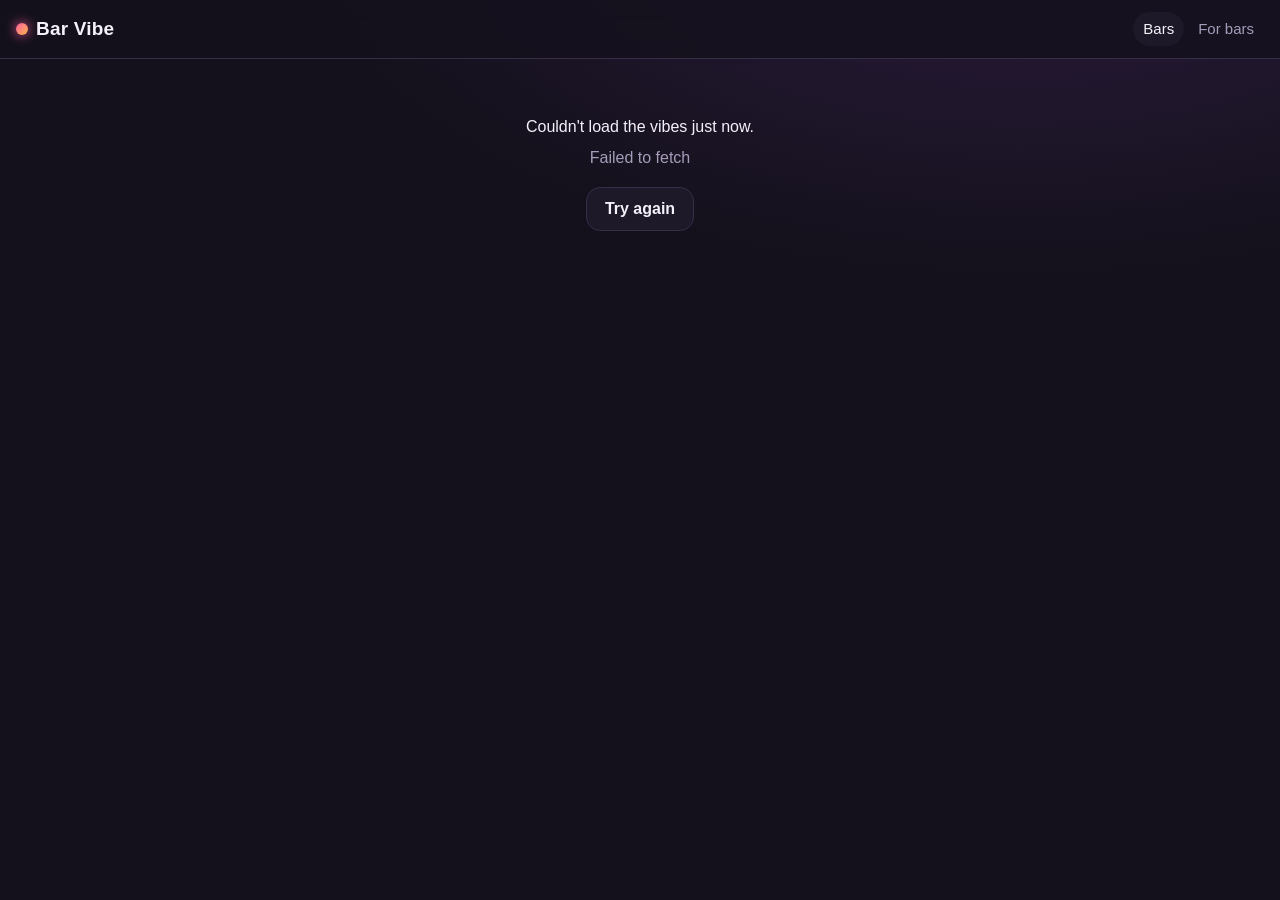
<file: index.html>
<!doctype html>
<html lang="en">
<head>
  <meta charset="utf-8">
  <meta name="viewport" content="width=device-width, initial-scale=1, viewport-fit=cover">
  <title>Bar Vibe</title>
  <meta name="description" content="See a bar's live vibe before you go: crowd, music and mood from people who are there right now.">
  <meta name="theme-color" content="#14111c">
  <link rel="manifest" href="manifest.webmanifest">
  <link rel="icon" href="icon.svg" type="image/svg+xml">
  <link rel="apple-touch-icon" href="icon.svg">
  <link rel="stylesheet" href="styles.css?v=13">
</head>
<body>
  <header class="topbar">
    <a href="#/" class="brand" aria-label="Bar Vibe home">
      <span class="brand-dot"></span>Bar Vibe
    </a>
    <nav class="topnav">
      <a href="#/" data-nav="home">Bars</a>
      <a href="#/about" data-nav="about">For bars</a>
    </nav>
  </header>

  <main id="app" tabindex="-1"></main>

  <div id="toast" class="toast" role="status" aria-live="polite"></div>

  <script src="config.js?v=13"></script>
  <script src="data.js?v=13"></script>
  <script src="store.js?v=13"></script>
  <script src="app.js?v=13"></script>
</body>
</html>
</file>
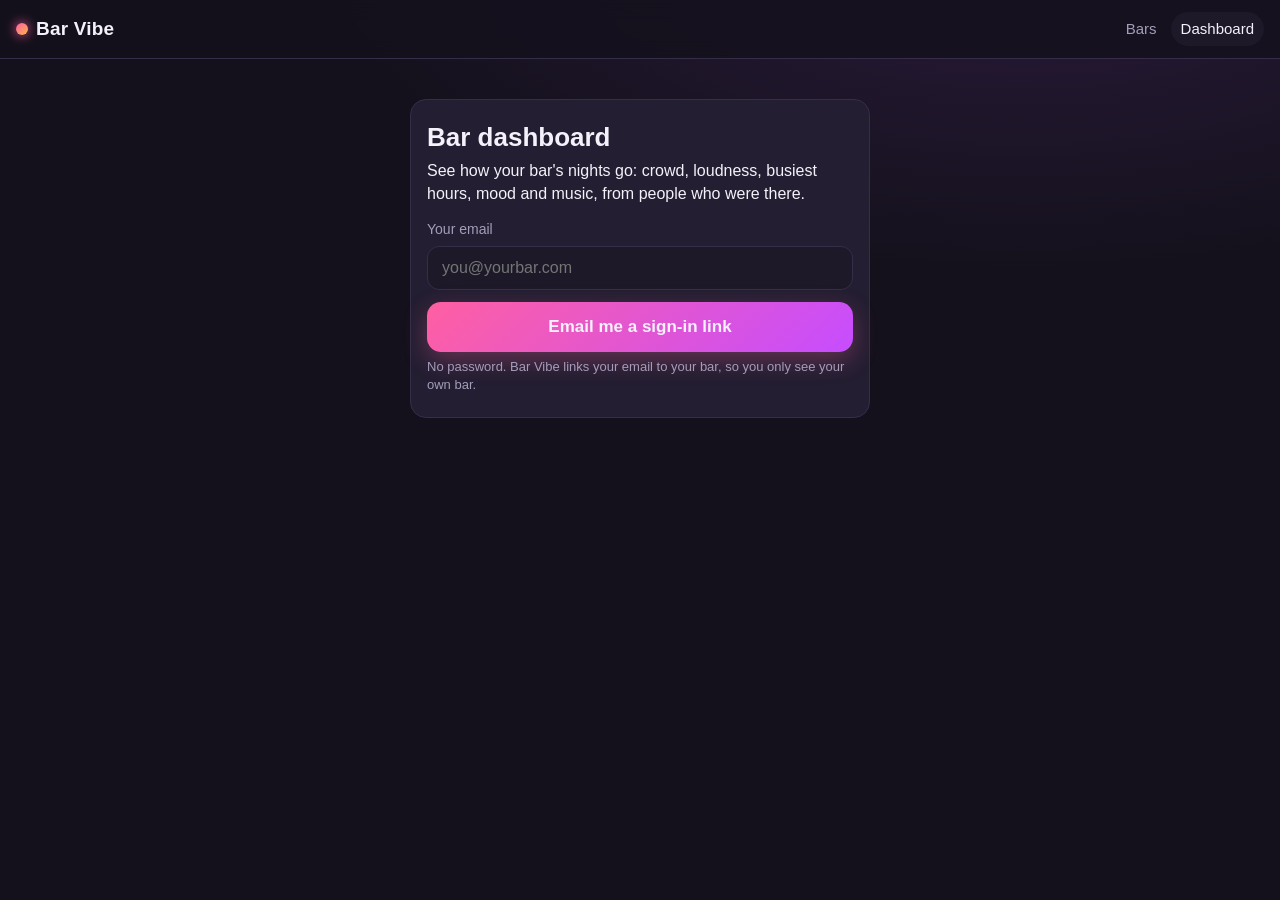
<file: dashboard.html>
<!doctype html>
<html lang="en">
<head>
  <meta charset="utf-8">
  <meta name="viewport" content="width=device-width, initial-scale=1, viewport-fit=cover">
  <title>Bar Vibe Dashboard</title>
  <meta name="description" content="Bar Vibe dashboard for bar owners: your ratings, busiest hours, mood and music.">
  <meta name="robots" content="noindex">
  <meta name="theme-color" content="#14111c">
  <link rel="icon" href="icon.svg" type="image/svg+xml">
  <link rel="stylesheet" href="styles.css?v=13">
  <link rel="stylesheet" href="dashboard.css?v=13">
</head>
<body>
  <header class="topbar">
    <a href="./" class="brand" aria-label="Bar Vibe home">
      <span class="brand-dot"></span>Bar Vibe
    </a>
    <nav class="topnav">
      <a href="./">Bars</a>
      <a href="dashboard.html" class="active">Dashboard</a>
    </nav>
  </header>

  <main id="dash" tabindex="-1"><p class="loading">Loading…</p></main>

  <div id="toast" class="toast" role="status" aria-live="polite"></div>

  <script src="config.js?v=13"></script>
  <script src="data.js?v=13"></script>
  <script src="dashboard.js?v=13"></script>
</body>
</html>
</file>
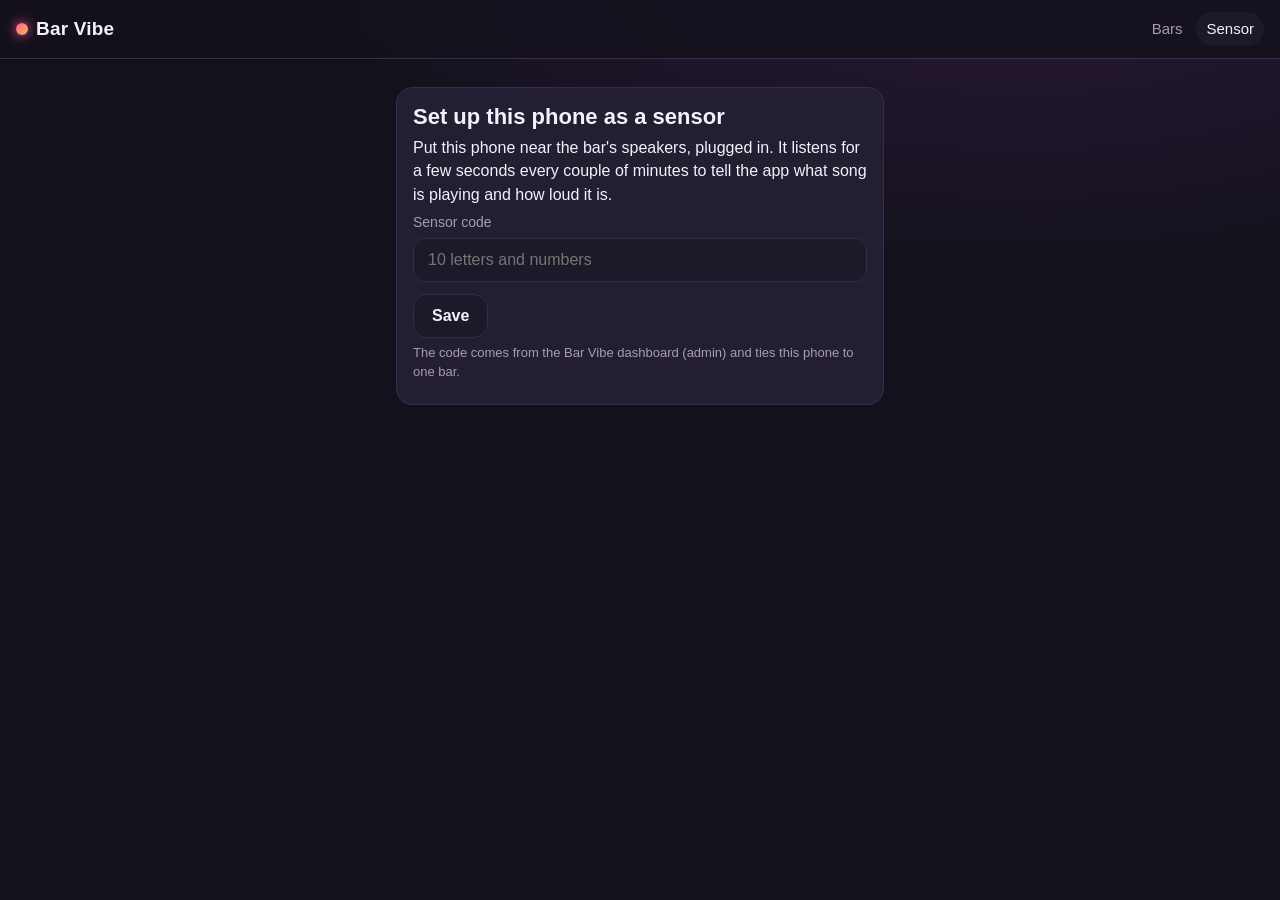
<file: sensor.html>
<!doctype html>
<html lang="en">
<head>
  <meta charset="utf-8">
  <meta name="viewport" content="width=device-width, initial-scale=1, viewport-fit=cover">
  <title>Bar Vibe Sensor</title>
  <meta name="robots" content="noindex">
  <meta name="theme-color" content="#14111c">
  <link rel="icon" href="icon.svg" type="image/svg+xml">
  <link rel="stylesheet" href="styles.css?v=13">
  <link rel="stylesheet" href="dashboard.css?v=13">
  <style>
    #sensor { max-width: 520px; margin: 0 auto; padding: 16px; }
    #sensor .big { font-size: 2.4rem; font-weight: 700; margin: .2em 0; }
    #sensor .song { font-size: 1.2rem; font-weight: 600; }
    #sensor .row { display: flex; gap: 12px; flex-wrap: wrap; align-items: center; }
    #sensor .row > * { flex: 1 1 140px; }
    #sensor .log { font-size: .85rem; max-height: 220px; overflow: auto; }
    #sensor .log p { margin: .2em 0; }
    #sensor .on { color: #7be495; }
    #sensor .off { color: #ff8a8a; }
  </style>
</head>
<body>
  <header class="topbar">
    <a href="./" class="brand" aria-label="Bar Vibe home"><span class="brand-dot"></span>Bar Vibe</a>
    <nav class="topnav"><a href="./">Bars</a><a href="sensor.html" class="active">Sensor</a></nav>
  </header>
  <main id="sensor"><p class="loading">Loading…</p></main>
  <script src="config.js?v=13"></script>
  <script src="sensor.js?v=14"></script>
</body>
</html>
</file>
<file: styles.css>
:root {
  --bg: #14111c;
  --bg-2: #1d1928;
  --card: #231e31;
  --line: #352e48;
  --text: #f4f1fa;
  --muted: #a59cba;
  --accent: #ff5fa2;
  --accent-2: #ffb547;
  --cool: #5ec8ff;
  --warm: #ffb547;
  --hot: #ff5f6d;
  --radius: 16px;
  color-scheme: dark;
}

* { box-sizing: border-box; }
html, body { margin: 0; padding: 0; }
body {
  background: radial-gradient(1200px 600px at 80% -10%, #2c1b3d 0%, transparent 60%), var(--bg);
  color: var(--text);
  font: 16px/1.45 -apple-system, BlinkMacSystemFont, "Segoe UI", Roboto, Helvetica, Arial, sans-serif;
  min-height: 100vh;
  -webkit-font-smoothing: antialiased;
}
a { color: inherit; }
h1, h2, h3 { margin: 0 0 6px; line-height: 1.2; }
h1 { font-size: 26px; }
h2 { font-size: 22px; }
h3 { font-size: 17px; }
p { margin: 0 0 8px; }
.muted { color: var(--muted); }
.small { font-size: 13px; }
.center { text-align: center; }

.topbar {
  position: sticky; top: 0; z-index: 10;
  display: flex; align-items: center; justify-content: space-between;
  padding: 12px 16px; padding-top: max(12px, env(safe-area-inset-top));
  background: rgba(20, 17, 28, 0.86);
  backdrop-filter: blur(10px); -webkit-backdrop-filter: blur(10px);
  border-bottom: 1px solid var(--line);
}
.brand { display: flex; align-items: center; gap: 8px; font-weight: 800; font-size: 19px; text-decoration: none; letter-spacing: 0.2px; }
.brand-dot { width: 12px; height: 12px; border-radius: 50%; background: linear-gradient(135deg, var(--accent), var(--accent-2)); box-shadow: 0 0 12px var(--accent); animation: pulse 2.4s ease-in-out infinite; }
@keyframes pulse { 50% { box-shadow: 0 0 2px var(--accent); } }
.topnav { display: flex; gap: 4px; }
.topnav a { text-decoration: none; color: var(--muted); padding: 6px 10px; border-radius: 999px; font-size: 15px; }
.topnav a.active { color: var(--text); background: var(--bg-2); }

main { max-width: 960px; margin: 0 auto; padding: 16px 16px 120px; outline: none; }

.banner { background: rgba(255, 181, 71, 0.1); border: 1px solid rgba(255, 181, 71, 0.35); color: #ffd79a; padding: 8px 12px; border-radius: 12px; font-size: 13px; margin-bottom: 14px; }
.hero { margin: 6px 0 14px; }
.loading { color: var(--muted); padding: 40px 0; text-align: center; }

.controls { display: flex; flex-wrap: wrap; gap: 8px; margin-bottom: 10px; }
.controls .search { flex: 1 1 100%; }
.controls .sort { flex: 1 1 0; min-width: 0; }
.search, .sort {
  background: var(--bg-2); color: var(--text); border: 1px solid var(--line); border-radius: 12px;
  padding: 10px 12px; font-size: 16px; min-width: 0;
}
.search { flex: 1; }
.sort { flex: 0 0 auto; }

.chips { display: flex; gap: 8px; overflow-x: auto; padding-bottom: 4px; margin-bottom: 14px; scrollbar-width: none; }
.chips::-webkit-scrollbar { display: none; }
.chips.wrap { flex-wrap: wrap; overflow: visible; }
.chip {
  flex: 0 0 auto; border: 1px solid var(--line); background: var(--bg-2); color: var(--text);
  border-radius: 999px; padding: 8px 14px; font-size: 15px; cursor: pointer;
}
.chip.active { background: linear-gradient(135deg, var(--accent), #c64dff); border-color: transparent; }
.chip.big { padding: 12px 18px; font-size: 16px; flex: 1; }

.grid { display: grid; gap: 12px; grid-template-columns: 1fr; }
@media (min-width: 640px) { .grid { grid-template-columns: 1fr 1fr; } }

.card {
  display: block; text-decoration: none; background: var(--card); border: 1px solid var(--line);
  border-radius: var(--radius); padding: 14px; position: relative; overflow: hidden;
  transition: transform 0.12s ease, border-color 0.12s ease;
}
.card:active { transform: scale(0.99); }
.card:hover { border-color: #4b4166; }
.card::before { content: ""; position: absolute; left: 0; top: 0; bottom: 0; width: 4px; background: var(--line); }
.card.heat-cool::before { background: var(--cool); }
.card.heat-warm::before { background: var(--warm); }
.card.heat-hot::before { background: var(--hot); }
.card-top { display: flex; align-items: center; gap: 12px; margin-bottom: 8px; }
.card-top h3 { margin: 0; }
.card-top p { margin: 0; font-size: 14px; }
.heat-dot { margin-left: auto; width: 10px; height: 10px; border-radius: 50%; background: var(--line); }
.heat-cool .heat-dot { background: var(--cool); }
.heat-warm .heat-dot { background: var(--warm); }
.heat-hot .heat-dot { background: var(--hot); box-shadow: 0 0 10px var(--hot); }
.avatar { width: 44px; height: 44px; flex: 0 0 44px; border-radius: 12px; background: var(--bg-2); display: grid; place-items: center; font-size: 24px; }
.avatar.lg { width: 60px; height: 60px; flex-basis: 60px; font-size: 32px; border-radius: 16px; }
.headline { font-weight: 700; font-size: 18px; margin: 4px 0 10px; }
.card-foot { display: flex; justify-content: space-between; align-items: center; gap: 8px; margin: 10px 0 6px; flex-wrap: wrap; }
.mood-chip { background: var(--bg-2); border-radius: 999px; padding: 4px 10px; font-size: 14px; }
.worth { color: #9ff0b8; font-weight: 600; font-size: 14px; }
.worth.big { font-size: 15px; margin-bottom: 12px; }

.meters { display: grid; grid-template-columns: 1fr 1fr; gap: 12px; }
.meter-head { display: flex; justify-content: space-between; gap: 6px; font-size: 13px; color: var(--muted); margin-bottom: 4px; }
.meter-head strong { color: var(--text); font-weight: 600; text-align: right; }
.pips { display: grid; grid-template-columns: repeat(5, 1fr); gap: 4px; }
.pip { height: 8px; border-radius: 4px; background: var(--line); }
.meter.crowd .pip.on { background: linear-gradient(90deg, var(--accent), #c64dff); }
.meter.sound .pip.on { background: linear-gradient(90deg, var(--accent-2), var(--hot)); }

.back { display: inline-block; color: var(--muted); text-decoration: none; margin-bottom: 12px; font-size: 15px; }
.bar-head { display: flex; align-items: center; gap: 14px; margin-bottom: 10px; }
.bar-head p { margin: 0; font-size: 14px; }
.blurb { color: #d8d2e6; margin-bottom: 14px; }

.vibe-panel, .panel { background: var(--card); border: 1px solid var(--line); border-radius: var(--radius); padding: 16px; margin-bottom: 12px; }
.vibe-panel { background: linear-gradient(160deg, #2b2240, var(--card)); }
.vibe-panel.heat-hot { border-color: rgba(255, 95, 109, 0.5); }
.vibe-panel.heat-warm { border-color: rgba(255, 181, 71, 0.45); }
.vibe-panel.heat-cool { border-color: rgba(94, 200, 255, 0.45); }
.eyebrow { text-transform: uppercase; letter-spacing: 1px; font-size: 11px; color: var(--muted); margin-bottom: 6px; }

.sensor { display: flex; justify-content: space-between; align-items: flex-end; gap: 10px; }
.db { font-size: 15px; margin: 0; }
.db strong { font-size: 30px; }

.bar-row { display: grid; grid-template-columns: 120px 1fr 42px; align-items: center; gap: 10px; margin: 8px 0; font-size: 15px; }
.track { height: 8px; background: var(--line); border-radius: 4px; overflow: hidden; }
.fill { height: 100%; background: linear-gradient(90deg, var(--accent), var(--accent-2)); border-radius: 4px; }
.pct { text-align: right; color: var(--muted); font-size: 13px; }

.feed { list-style: none; margin: 0; padding: 0; }
.feed li { display: flex; justify-content: space-between; gap: 10px; padding: 9px 0; border-top: 1px solid var(--line); font-size: 15px; }
.feed li:first-child { border-top: 0; }
.feed li .small { flex: 0 0 auto; }

.sticky-cta {
  position: fixed; left: 0; right: 0; bottom: 0; padding: 12px 16px; padding-bottom: max(12px, env(safe-area-inset-bottom));
  background: linear-gradient(transparent, rgba(20, 17, 28, 0.96) 35%);
}
.sticky-cta .btn { max-width: 928px; margin: 0 auto; display: block; }

.btn {
  display: inline-block; text-align: center; text-decoration: none; border: 1px solid var(--line); background: var(--bg-2);
  color: var(--text); border-radius: 14px; padding: 12px 18px; font-size: 16px; font-weight: 600; cursor: pointer;
}
.btn.primary { background: linear-gradient(135deg, var(--accent), #c64dff); border: 0; box-shadow: 0 8px 24px rgba(255, 95, 162, 0.3); }
.btn.wide { width: 100%; padding: 15px 18px; font-size: 17px; }
.btn:disabled { opacity: 0.4; box-shadow: none; cursor: not-allowed; }

.rate .q { margin: 20px 0; }
.rate .q h3 { margin-bottom: 10px; }
.scale { display: grid; grid-template-columns: repeat(5, 1fr); gap: 6px; }
.scale-btn {
  display: flex; flex-direction: column; align-items: center; gap: 4px; padding: 10px 4px; min-height: 74px;
  background: var(--bg-2); border: 1px solid var(--line); border-radius: 12px; color: var(--text); cursor: pointer;
}
.scale-btn .n { font-size: 20px; font-weight: 800; }
.scale-btn .l { font-size: 11px; color: var(--muted); text-align: center; line-height: 1.2; }
.scale-btn.active { background: linear-gradient(160deg, var(--accent), #c64dff); border-color: transparent; }
.scale-btn.active .l { color: #fff; }
.yesno { display: flex; gap: 8px; }

.about .lead { font-size: 18px; color: #e3ddef; margin: 8px 0 16px; }
.about ol, .about ul { margin: 8px 0 0; padding-left: 20px; }
.about li { margin: 6px 0; }

.empty { text-align: center; padding: 40px 10px; }
.empty .btn { margin-top: 10px; }

.toast {
  position: fixed; left: 50%; bottom: 96px; transform: translate(-50%, 20px); opacity: 0; pointer-events: none;
  background: #f4f1fa; color: #14111c; padding: 10px 16px; border-radius: 999px; font-weight: 600; font-size: 15px;
  transition: all 0.25s ease; z-index: 20; max-width: calc(100% - 32px);
}
.toast.show { opacity: 1; transform: translate(-50%, 0); }

@media (max-width: 380px) {
  .bar-row { grid-template-columns: 96px 1fr 38px; }
  .scale-btn .l { font-size: 10px; }
}

/* Now playing (in-bar sensor) */
.now-playing { margin: 4px 0 8px; color: var(--muted, #b9b3c9); }
.now-playing strong { color: inherit; filter: brightness(1.25); }
.now-playing-panel .song { font-size: 1.1rem; margin: 4px 0; }
</file>
<file: dashboard.css>
/* Dashboard page. Builds on styles.css. */
#dash h1 { margin: 6px 0 2px; font-size: 26px; }
#dash h2 { margin: 26px 0 10px; font-size: 20px; }
#dash h3 { margin: 0 0 8px; font-size: 16px; }
.panel { background: var(--card); border: 1px solid var(--line); border-radius: var(--radius); padding: 16px; margin: 12px 0; }
.panel p { margin: 6px 0; }
.dash-signin { max-width: 460px; margin: 24px auto; }
.dash-signin form { margin: 14px 0 6px; }
.dash-error { color: #ffb3bb; background: rgba(255, 95, 109, 0.12); border: 1px solid rgba(255, 95, 109, 0.35); border-radius: 12px; padding: 8px 12px; }
.field { display: flex; flex-direction: column; gap: 6px; margin-bottom: 12px; font-size: 14px; color: var(--muted); }
.field input, .field select {
  background: var(--bg-2); color: var(--text); border: 1px solid var(--line); border-radius: 12px;
  padding: 12px 14px; font-size: 16px; width: 100%; font-family: inherit;
}
.field input:focus, .field select:focus { outline: 2px solid var(--accent); outline-offset: 1px; }
.dash-head { display: flex; justify-content: space-between; align-items: center; gap: 12px; flex-wrap: wrap; margin-bottom: 8px; }
.dash-head p { margin: 0; }
.dash-bar-name { margin: 6px 12px 6px 0 !important; }
.tiles { display: grid; grid-template-columns: repeat(4, 1fr); gap: 10px; margin: 12px 0; }
.tile { background: var(--card); border: 1px solid var(--line); border-radius: var(--radius); padding: 14px; }
.tile-big { font-size: 22px; font-weight: 700; line-height: 1.2; margin-bottom: 4px; }
.cols { display: flex; align-items: flex-end; gap: 2px; height: 120px; margin-top: 10px; }
.col { flex: 1 1 0; height: 100%; display: flex; align-items: flex-end; min-width: 0; }
.col-fill { width: 100%; min-height: 2px; background: linear-gradient(180deg, var(--accent), var(--accent-2)); border-radius: 3px 3px 0 0; }
.cols-axis { display: flex; justify-content: space-between; margin-top: 6px; }
.dash-two { display: grid; grid-template-columns: 1fr 1fr; gap: 0 12px; }
#dash .bar-row { grid-template-columns: 110px 1fr 100px; }
#dash .pct { white-space: nowrap; overflow: hidden; text-overflow: ellipsis; }
.dash-feed { list-style: none; margin: 0; padding: 0; }
.dash-feed li { display: flex; justify-content: space-between; gap: 12px; padding: 9px 0; border-top: 1px solid var(--line); font-size: 15px; }
.dash-feed li:first-child { border-top: 0; }
.dash-feed li .small { flex: 0 0 auto; }
.admin { border-top: 1px dashed var(--line); margin-top: 28px; }
.form-grid { display: grid; grid-template-columns: 1fr 1fr; gap: 0 12px; align-items: end; }
.form-grid .wide-field, .form-grid .btn { grid-column: 1 / -1; }
.owner-list { list-style: none; margin: 0; padding: 0; }
.owner-list li { display: flex; justify-content: space-between; align-items: center; gap: 12px; padding: 10px 0; border-top: 1px solid var(--line); }
.owner-list li:first-child { border-top: 0; }
.small-btn { padding: 8px 12px; font-size: 14px; flex: 0 0 auto; }
.link-btn { background: none; border: 0; color: var(--accent); padding: 0; font: inherit; cursor: pointer; text-decoration: underline; }
@media (max-width: 720px) {
  .tiles { grid-template-columns: 1fr 1fr; }
  .dash-two, .form-grid { grid-template-columns: 1fr; }
  #dash .bar-row { grid-template-columns: 84px 1fr 92px; font-size: 14px; }
}
</file>
